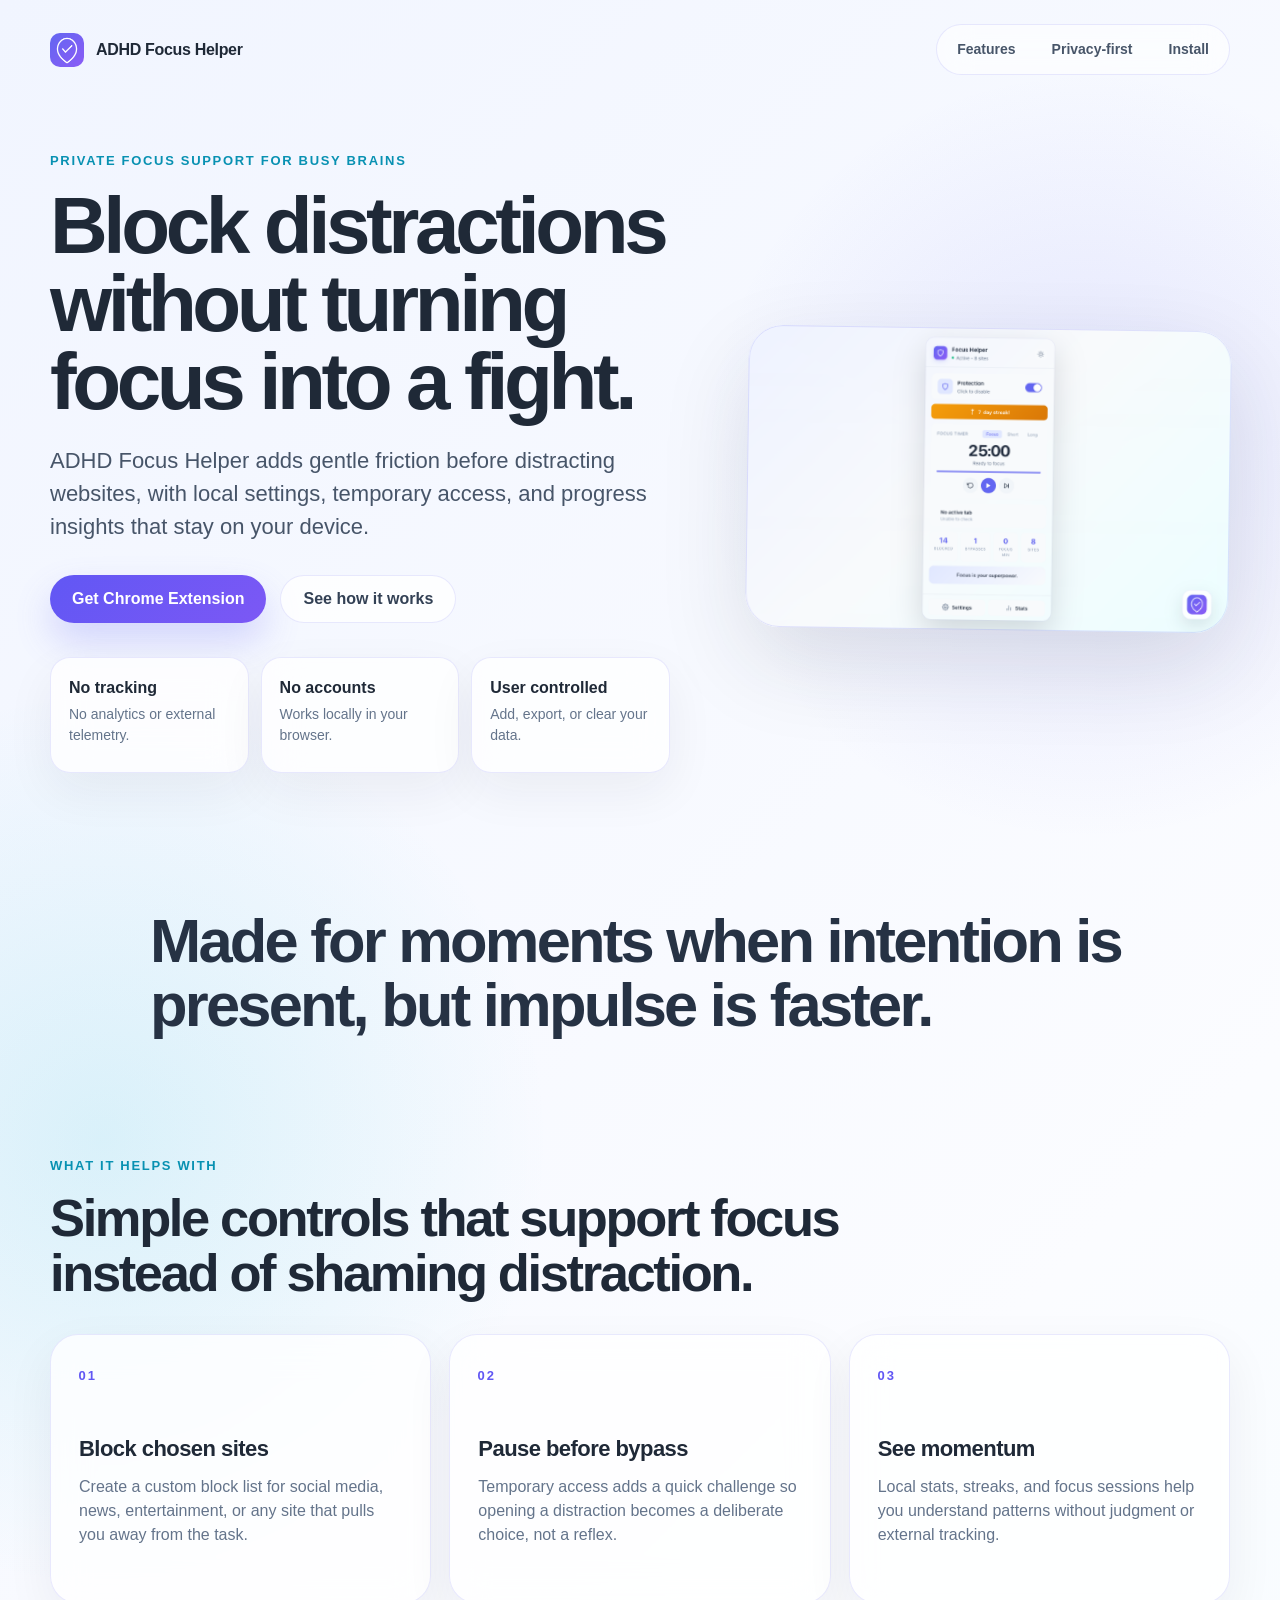
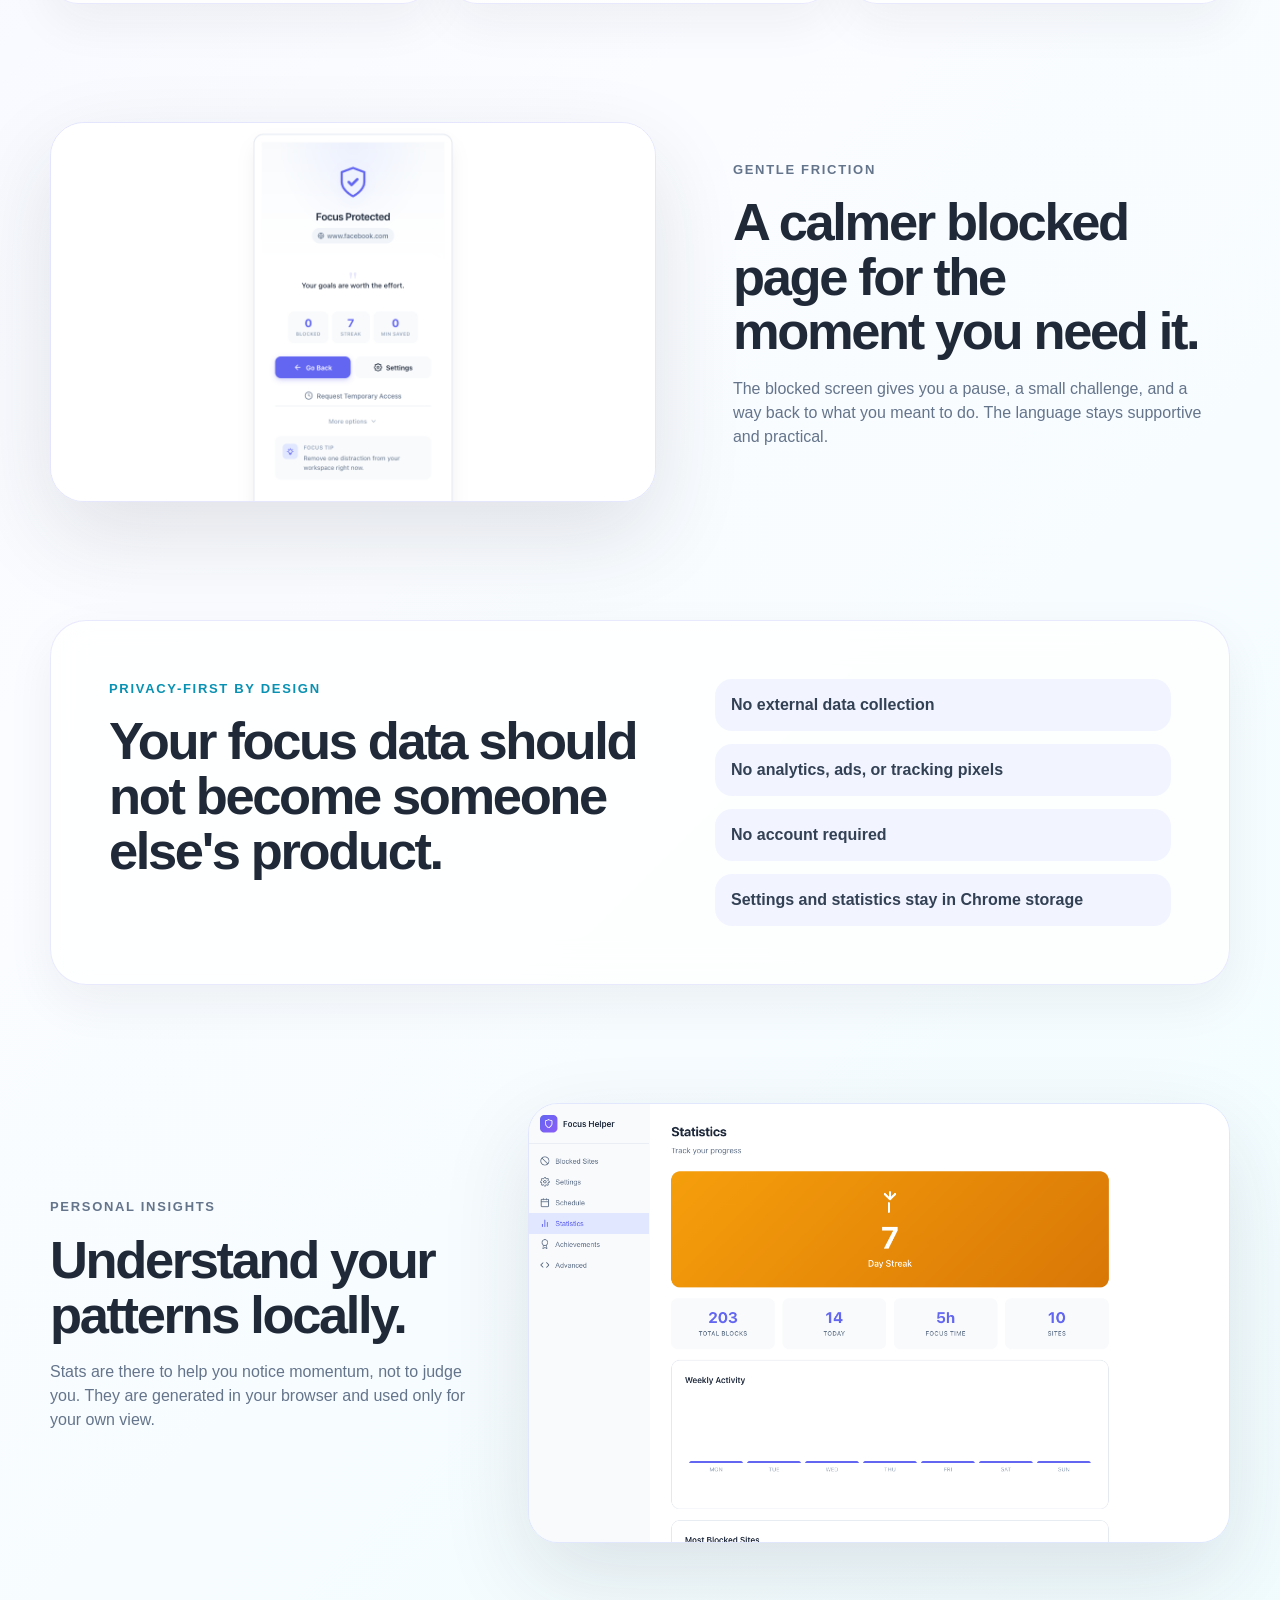
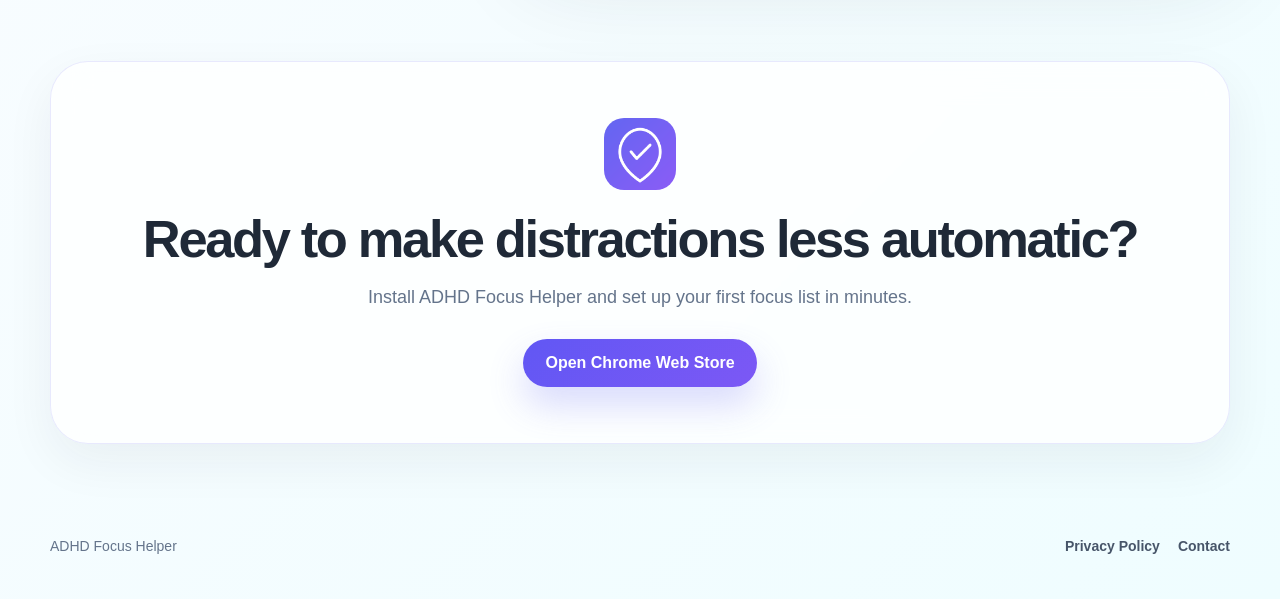
<file: index.html>
<!doctype html>
<html lang="en">
  <head>
    <meta charset="utf-8">
    <meta name="viewport" content="width=device-width, initial-scale=1">
    <title>ADHD Focus Helper</title>
    <meta name="description" content="A privacy-first website blocker designed to help ADHD brains stay focused without shame or tracking.">
    <meta property="og:title" content="ADHD Focus Helper">
    <meta property="og:description" content="Block distractions. Stay in flow. No accounts, no tracking, no external data collection.">
    <meta property="og:image" content="assets/promotional/marquee.png">
    <meta property="og:type" content="website">
    <link rel="icon" href="assets/icons/icon128.png">
    <link rel="stylesheet" href="styles.css">
  <!-- Google tag (gtag.js) -->
  <script async src="https://www.googletagmanager.com/gtag/js?id=G-VWT4EEPP91"></script>
  <script>
    window.dataLayer = window.dataLayer || [];
    function gtag(){dataLayer.push(arguments);}
    gtag('js', new Date());
    gtag('config', 'G-VWT4EEPP91');
  </script>
  </head>
  <body>
    <header class="site-header">
      <a class="brand" href="./" aria-label="ADHD Focus Helper home">
        <img src="assets/icons/icon128.png" alt="">
        <span>ADHD Focus Helper</span>
      </a>
      <nav class="nav" aria-label="Primary navigation">
        <a href="#features">Features</a>
        <a href="#privacy">Privacy-first</a>
        <a href="#install">Install</a>
      </nav>
    </header>

    <main>
      <section class="hero">
        <div class="hero-copy">
          <p class="eyebrow">Private focus support for busy brains</p>
          <h1>Block distractions without turning focus into a fight.</h1>
          <p class="lede">ADHD Focus Helper adds gentle friction before distracting websites, with local settings, temporary access, and progress insights that stay on your device.</p>
          <div class="hero-actions">
            <a class="button primary" href="https://chromewebstore.google.com/detail/gcplmfeicdibcghjeppjeiocdaafmepn" target="_blank" rel="noopener">Get Chrome Extension</a>
            <a class="button secondary" href="#features">See how it works</a>
          </div>
          <dl class="trust-strip">
            <div>
              <dt>No tracking</dt>
              <dd>No analytics or external telemetry.</dd>
            </div>
            <div>
              <dt>No accounts</dt>
              <dd>Works locally in your browser.</dd>
            </div>
            <div>
              <dt>User controlled</dt>
              <dd>Add, export, or clear your data.</dd>
            </div>
          </dl>
        </div>
        <div class="hero-visual" aria-label="ADHD Focus Helper popup preview">
          <img src="assets/screenshots/popup-light.png" alt="ADHD Focus Helper popup showing protection status, focus timer, and stats">
        </div>
      </section>

      <section class="statement">
        <p>Made for moments when intention is present, but impulse is faster.</p>
      </section>

      <section class="feature-band" id="features">
        <div class="section-heading">
          <p class="eyebrow">What it helps with</p>
          <h2>Simple controls that support focus instead of shaming distraction.</h2>
        </div>
        <div class="feature-grid">
          <article>
            <span class="feature-index">01</span>
            <h3>Block chosen sites</h3>
            <p>Create a custom block list for social media, news, entertainment, or any site that pulls you away from the task.</p>
          </article>
          <article>
            <span class="feature-index">02</span>
            <h3>Pause before bypass</h3>
            <p>Temporary access adds a quick challenge so opening a distraction becomes a deliberate choice, not a reflex.</p>
          </article>
          <article>
            <span class="feature-index">03</span>
            <h3>See momentum</h3>
            <p>Local stats, streaks, and focus sessions help you understand patterns without judgment or external tracking.</p>
          </article>
        </div>
      </section>

      <section class="showcase">
        <div class="screen-card">
          <img src="assets/screenshots/blocked-light.png" alt="Blocked page with a focus message and temporary access option">
        </div>
        <div class="showcase-copy">
          <p class="eyebrow">Gentle friction</p>
          <h2>A calmer blocked page for the moment you need it.</h2>
          <p>The blocked screen gives you a pause, a small challenge, and a way back to what you meant to do. The language stays supportive and practical.</p>
        </div>
      </section>

      <section class="privacy-panel" id="privacy">
        <div>
          <p class="eyebrow">Privacy-first by design</p>
          <h2>Your focus data should not become someone else's product.</h2>
        </div>
        <ul class="privacy-list">
          <li>No external data collection</li>
          <li>No analytics, ads, or tracking pixels</li>
          <li>No account required</li>
          <li>Settings and statistics stay in Chrome storage</li>
        </ul>
      </section>

      <section class="stats-preview">
        <div class="stats-copy">
          <p class="eyebrow">Personal insights</p>
          <h2>Understand your patterns locally.</h2>
          <p>Stats are there to help you notice momentum, not to judge you. They are generated in your browser and used only for your own view.</p>
        </div>
        <img src="assets/screenshots/stats-light.png" alt="Options page showing focus statistics and blocked site activity">
      </section>

      <section class="final-cta" id="install">
        <img src="assets/icons/icon128.png" alt="">
        <h2>Ready to make distractions less automatic?</h2>
        <p>Install ADHD Focus Helper and set up your first focus list in minutes.</p>
        <a class="button primary" href="https://chromewebstore.google.com/detail/gcplmfeicdibcghjeppjeiocdaafmepn" target="_blank" rel="noopener">Open Chrome Web Store</a>
      </section>
    </main>

    <footer class="footer">
      <span>ADHD Focus Helper</span>
      <div>
        <a href="privacy.html">Privacy Policy</a>
        <a href="mailto:focus-helper.oluyb@passinbox.com">Contact</a>
      </div>
    </footer>
  </body>
</html>
</file>
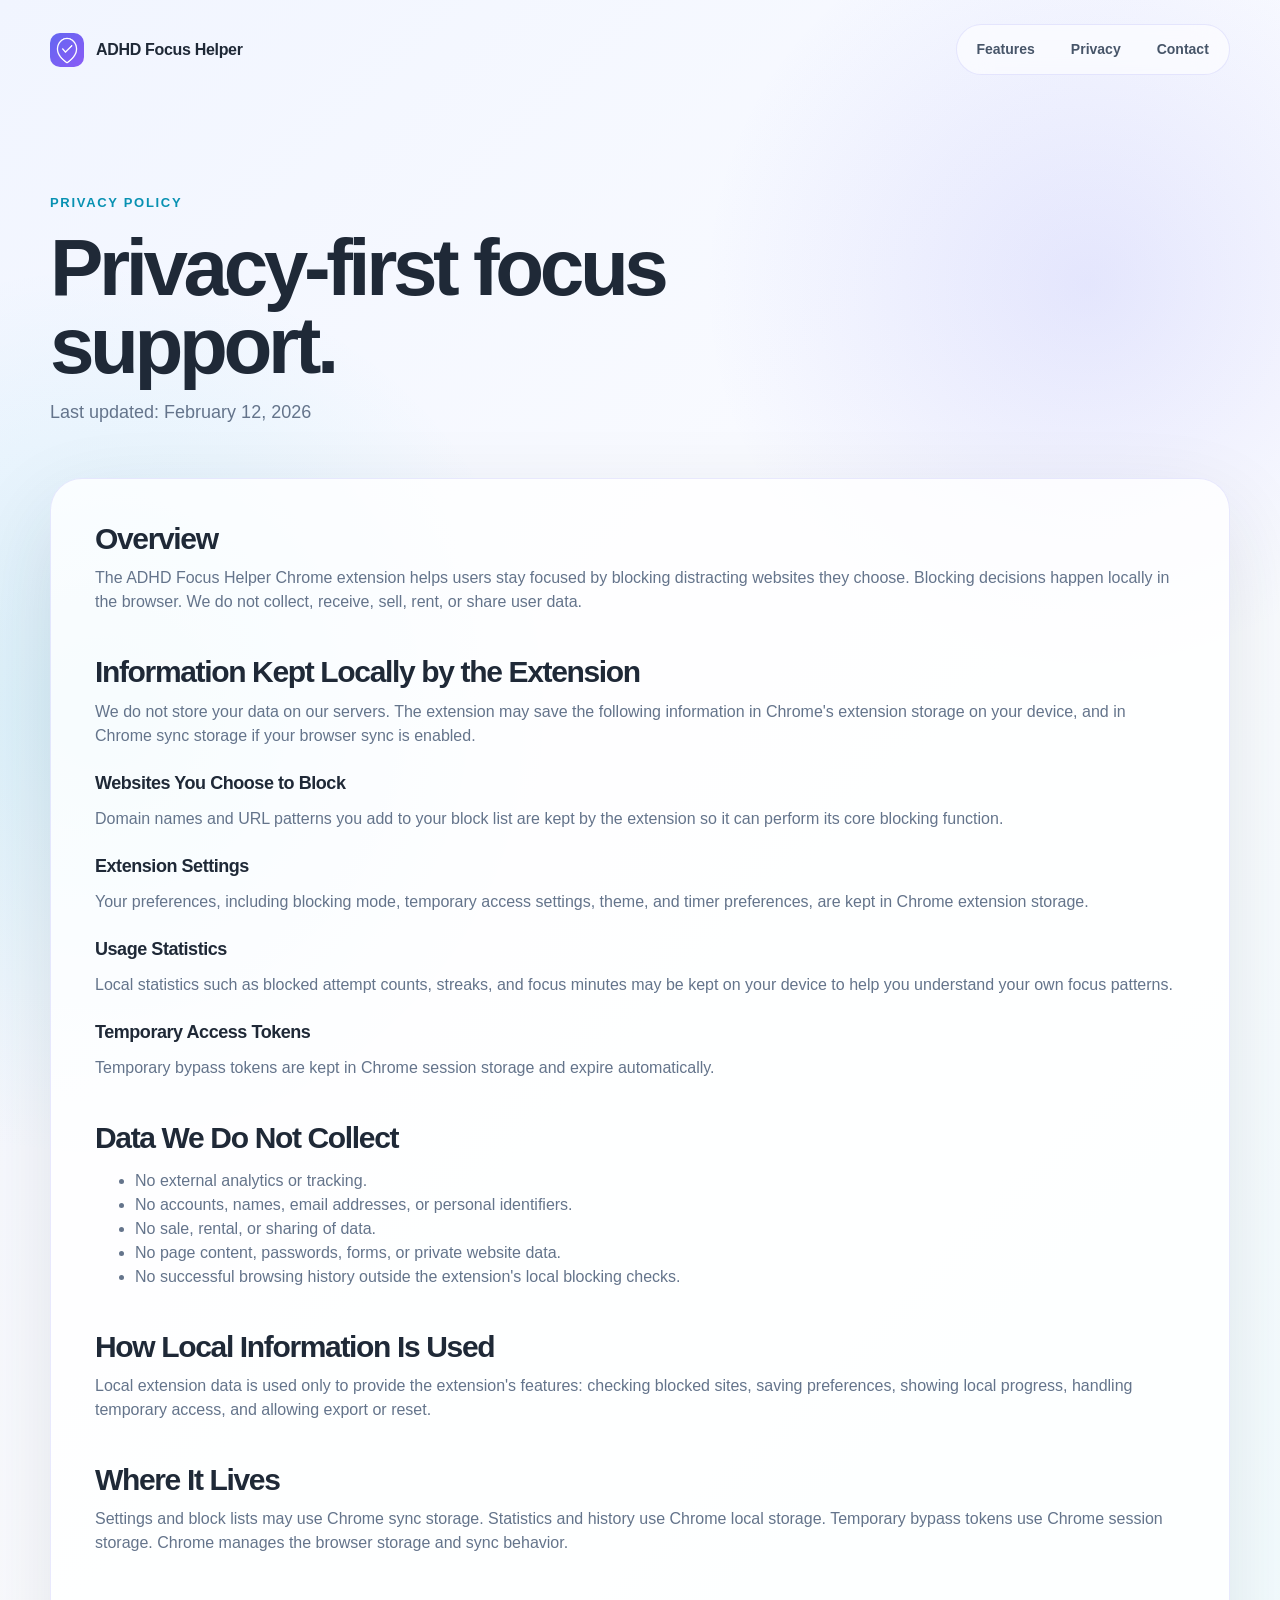
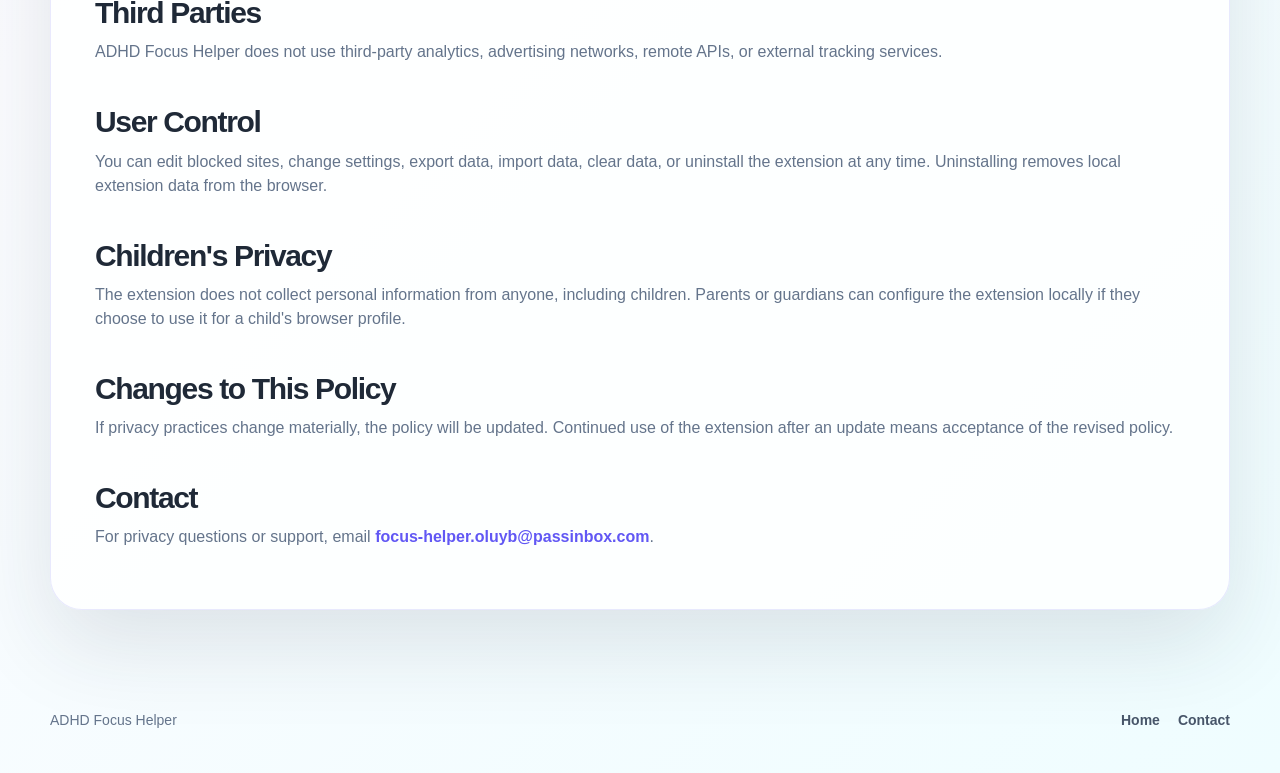
<file: privacy.html>
<!doctype html>
<html lang="en">
  <head>
    <meta charset="utf-8">
    <meta name="viewport" content="width=device-width, initial-scale=1">
    <title>Privacy Policy - ADHD Focus Helper</title>
    <meta name="description" content="Privacy policy for ADHD Focus Helper. No external data collection, no tracking, no accounts, no third-party services.">
    <link rel="icon" href="assets/icons/icon128.png">
    <link rel="stylesheet" href="styles.css">
  <!-- Google tag (gtag.js) -->
  <script async src="https://www.googletagmanager.com/gtag/js?id=G-VWT4EEPP91"></script>
  <script>
    window.dataLayer = window.dataLayer || [];
    function gtag(){dataLayer.push(arguments);}
    gtag('js', new Date());
    gtag('config', 'G-VWT4EEPP91');
  </script>
  </head>
  <body>
    <header class="site-header">
      <a class="brand" href="./" aria-label="ADHD Focus Helper home">
        <img src="assets/icons/icon128.png" alt="">
        <span>ADHD Focus Helper</span>
      </a>
      <nav class="nav" aria-label="Primary navigation">
        <a href="./#features">Features</a>
        <a href="./#privacy">Privacy</a>
        <a href="mailto:focus-helper.oluyb@passinbox.com">Contact</a>
      </nav>
    </header>

    <main class="policy">
      <section class="policy-hero">
        <p class="eyebrow">Privacy Policy</p>
        <h1>Privacy-first focus support.</h1>
        <p>Last updated: February 12, 2026</p>
      </section>

      <section class="policy-grid">
        <article class="policy-copy">
          <h2>Overview</h2>
          <p>The ADHD Focus Helper Chrome extension helps users stay focused by blocking distracting websites they choose. Blocking decisions happen locally in the browser. We do not collect, receive, sell, rent, or share user data.</p>

          <h2>Information Kept Locally by the Extension</h2>
          <p>We do not store your data on our servers. The extension may save the following information in Chrome's extension storage on your device, and in Chrome sync storage if your browser sync is enabled.</p>

          <h3>Websites You Choose to Block</h3>
          <p>Domain names and URL patterns you add to your block list are kept by the extension so it can perform its core blocking function.</p>

          <h3>Extension Settings</h3>
          <p>Your preferences, including blocking mode, temporary access settings, theme, and timer preferences, are kept in Chrome extension storage.</p>

          <h3>Usage Statistics</h3>
          <p>Local statistics such as blocked attempt counts, streaks, and focus minutes may be kept on your device to help you understand your own focus patterns.</p>

          <h3>Temporary Access Tokens</h3>
          <p>Temporary bypass tokens are kept in Chrome session storage and expire automatically.</p>

          <h2>Data We Do Not Collect</h2>
          <ul>
            <li>No external analytics or tracking.</li>
            <li>No accounts, names, email addresses, or personal identifiers.</li>
            <li>No sale, rental, or sharing of data.</li>
            <li>No page content, passwords, forms, or private website data.</li>
            <li>No successful browsing history outside the extension's local blocking checks.</li>
          </ul>

          <h2>How Local Information Is Used</h2>
          <p>Local extension data is used only to provide the extension's features: checking blocked sites, saving preferences, showing local progress, handling temporary access, and allowing export or reset.</p>

          <h2>Where It Lives</h2>
          <p>Settings and block lists may use Chrome sync storage. Statistics and history use Chrome local storage. Temporary bypass tokens use Chrome session storage. Chrome manages the browser storage and sync behavior.</p>

          <h2>Third Parties</h2>
          <p>ADHD Focus Helper does not use third-party analytics, advertising networks, remote APIs, or external tracking services.</p>

          <h2>User Control</h2>
          <p>You can edit blocked sites, change settings, export data, import data, clear data, or uninstall the extension at any time. Uninstalling removes local extension data from the browser.</p>

          <h2>Children's Privacy</h2>
          <p>The extension does not collect personal information from anyone, including children. Parents or guardians can configure the extension locally if they choose to use it for a child's browser profile.</p>

          <h2>Changes to This Policy</h2>
          <p>If privacy practices change materially, the policy will be updated. Continued use of the extension after an update means acceptance of the revised policy.</p>

          <h2>Contact</h2>
          <p>For privacy questions or support, email <a href="mailto:focus-helper.oluyb@passinbox.com">focus-helper.oluyb@passinbox.com</a>.</p>
        </article>
      </section>
    </main>

    <footer class="footer">
      <span>ADHD Focus Helper</span>
      <div>
        <a href="./">Home</a>
        <a href="mailto:focus-helper.oluyb@passinbox.com">Contact</a>
      </div>
    </footer>
  </body>
</html>
</file>
<file: styles.css>
:root {
  color-scheme: light;
  --ink: #1f2937;
  --muted: #64748b;
  --faint: #eef2ff;
  --line: rgba(99, 102, 241, 0.14);
  --paper: #fbfcff;
  --panel: rgba(255, 255, 255, 0.78);
  --indigo: #6157f4;
  --violet: #7c58f5;
  --cyan: #0891b2;
  --orange: #d97706;
  --shadow: 0 34px 90px rgba(30, 41, 59, 0.12);
  --radius: 28px;
}

* {
  box-sizing: border-box;
}

html {
  scroll-behavior: smooth;
}

body {
  margin: 0;
  min-height: 100vh;
  background:
    radial-gradient(circle at 8% 30%, rgba(6, 182, 212, 0.12), transparent 28rem),
    radial-gradient(circle at 85% 12%, rgba(99, 102, 241, 0.14), transparent 24rem),
    linear-gradient(135deg, #f1f5ff 0%, #fbfcff 46%, #effdff 100%);
  color: var(--ink);
  font-family: -apple-system, BlinkMacSystemFont, "Segoe UI", Roboto, Helvetica, Arial, sans-serif;
  line-height: 1.5;
}

a {
  color: inherit;
  text-decoration: none;
}

img {
  display: block;
  max-width: 100%;
}

.site-header {
  width: min(1180px, calc(100% - 40px));
  margin: 24px auto 0;
  display: flex;
  align-items: center;
  justify-content: space-between;
  gap: 24px;
}

.brand {
  display: inline-flex;
  align-items: center;
  gap: 12px;
  font-weight: 700;
  letter-spacing: -0.02em;
}

.brand img {
  width: 34px;
  height: 34px;
  border-radius: 10px;
}

.nav {
  display: flex;
  align-items: center;
  gap: 8px;
  padding: 6px;
  border: 1px solid var(--line);
  border-radius: 999px;
  background: rgba(255, 255, 255, 0.58);
  backdrop-filter: blur(16px);
}

.nav a {
  padding: 8px 14px;
  border-radius: 999px;
  color: #475569;
  font-size: 14px;
  font-weight: 600;
}

.nav a:hover {
  background: #eef2ff;
  color: var(--indigo);
}

.hero {
  width: min(1180px, calc(100% - 40px));
  margin: 76px auto 0;
  display: grid;
  grid-template-columns: minmax(0, 1fr) minmax(360px, 0.78fr);
  align-items: center;
  gap: clamp(42px, 6vw, 92px);
}

.hero-copy {
  padding-bottom: 18px;
}

.eyebrow {
  margin: 0 0 16px;
  color: var(--cyan);
  font-size: 13px;
  font-weight: 800;
  letter-spacing: 0.13em;
  text-transform: uppercase;
}

h1,
h2,
h3,
p {
  margin-top: 0;
}

h1 {
  max-width: 790px;
  margin-bottom: 22px;
  font-size: clamp(46px, 6.4vw, 80px);
  line-height: 0.98;
  letter-spacing: -0.055em;
}

h2 {
  margin-bottom: 18px;
  font-size: clamp(34px, 4.1vw, 54px);
  line-height: 1.04;
  letter-spacing: -0.045em;
}

h3 {
  margin-bottom: 10px;
  font-size: 22px;
  letter-spacing: -0.025em;
}

.lede {
  max-width: 640px;
  color: #475569;
  font-size: clamp(18px, 2vw, 22px);
}

.hero-actions {
  display: flex;
  flex-wrap: wrap;
  gap: 14px;
  margin: 32px 0 34px;
}

.button {
  display: inline-flex;
  align-items: center;
  justify-content: center;
  gap: 10px;
  min-height: 48px;
  padding: 0 22px;
  border-radius: 999px;
  font-weight: 800;
  transition: transform 160ms ease, box-shadow 160ms ease, background 160ms ease;
}

.button:hover {
  transform: translateY(-2px);
}

.button.primary {
  background: linear-gradient(135deg, var(--indigo), var(--violet));
  color: #ffffff;
  box-shadow: 0 18px 36px rgba(99, 102, 241, 0.24);
}

.button.secondary {
  background: rgba(255, 255, 255, 0.76);
  border: 1px solid var(--line);
  color: #334155;
}

.trust-strip {
  display: grid;
  grid-template-columns: repeat(3, minmax(0, 1fr));
  gap: 12px;
  max-width: 720px;
  margin: 0;
}

.trust-strip div,
.feature-grid article,
.privacy-panel,
.final-cta {
  border: 1px solid var(--line);
  background: var(--panel);
  box-shadow: 0 18px 50px rgba(30, 41, 59, 0.06);
  backdrop-filter: blur(18px);
}

.trust-strip div {
  min-height: 116px;
  padding: 18px 18px 17px;
  border-radius: 20px;
}

.trust-strip dt {
  margin-bottom: 4px;
  font-weight: 850;
}

.trust-strip dd {
  margin: 0;
  color: var(--muted);
  font-size: 14px;
}

.hero-visual {
  position: relative;
  border-radius: 34px;
  overflow: hidden;
  box-shadow: var(--shadow);
  transform: translateY(8px) rotate(0.8deg);
}

.hero-visual::after {
  content: "";
  position: absolute;
  inset: 0;
  border: 1px solid rgba(99, 102, 241, 0.18);
  border-radius: inherit;
  pointer-events: none;
}

.statement {
  width: min(980px, calc(100% - 40px));
  margin: 118px auto 0;
}

.statement p {
  margin: 0;
  color: #263244;
  font-size: clamp(31px, 4.8vw, 64px);
  font-weight: 780;
  line-height: 1.05;
  letter-spacing: -0.045em;
}

.feature-band,
.showcase,
.privacy-panel,
.stats-preview,
.final-cta,
.policy-grid,
.policy-hero {
  width: min(1180px, calc(100% - 40px));
  margin-left: auto;
  margin-right: auto;
}

.feature-band {
  margin-top: 118px;
}

.section-heading {
  max-width: 790px;
  margin-bottom: 34px;
}

.feature-grid {
  display: grid;
  grid-template-columns: repeat(3, minmax(0, 1fr));
  gap: 18px;
}

.feature-grid article {
  min-height: 270px;
  padding: 28px;
  border-radius: var(--radius);
}

.feature-index {
  display: inline-block;
  margin-bottom: 46px;
  color: var(--indigo);
  font-size: 13px;
  font-weight: 900;
  letter-spacing: 0.16em;
}

.feature-grid p,
.showcase-copy p,
.stats-copy p,
.policy-copy p,
.policy-copy li,
.privacy-list {
  color: var(--muted);
}

.showcase {
  margin-top: 118px;
  display: grid;
  grid-template-columns: minmax(0, 1fr) minmax(320px, 0.82fr);
  align-items: center;
  gap: clamp(32px, 6vw, 80px);
}

.screen-card {
  border-radius: 34px;
  overflow: hidden;
  box-shadow: var(--shadow);
  border: 1px solid var(--line);
}

.showcase-copy {
  max-width: 470px;
}

.privacy-panel {
  margin-top: 118px;
  display: grid;
  grid-template-columns: minmax(0, 0.9fr) minmax(340px, 0.72fr);
  gap: 36px;
  padding: clamp(28px, 5vw, 58px);
  border-radius: 36px;
}

.privacy-list {
  display: grid;
  gap: 13px;
  margin: 0;
  padding: 0;
  list-style: none;
}

.privacy-list li {
  padding: 14px 16px;
  border-radius: 17px;
  background: rgba(238, 242, 255, 0.72);
  color: #334155;
  font-weight: 720;
}

.stats-preview {
  margin-top: 118px;
  display: grid;
  grid-template-columns: minmax(300px, 0.62fr) minmax(0, 1fr);
  gap: 42px;
  align-items: center;
}

.stats-preview img {
  border-radius: 30px;
  box-shadow: var(--shadow);
  border: 1px solid var(--line);
}

.stats-copy {
  max-width: 430px;
}

.final-cta {
  margin-top: 118px;
  margin-bottom: 64px;
  padding: 56px 24px;
  border-radius: 38px;
  text-align: center;
}

.final-cta img {
  width: 72px;
  height: 72px;
  margin: 0 auto 22px;
  border-radius: 20px;
}

.final-cta p {
  max-width: 560px;
  margin: 0 auto 28px;
  color: var(--muted);
  font-size: 18px;
}

.footer {
  width: min(1180px, calc(100% - 40px));
  margin: 0 auto;
  padding: 28px 0 42px;
  display: flex;
  justify-content: space-between;
  gap: 20px;
  color: var(--muted);
  font-size: 14px;
}

.footer div {
  display: flex;
  gap: 18px;
}

.footer a {
  font-weight: 720;
  color: #475569;
}

.policy {
  padding-top: 64px;
}

.policy-hero {
  margin-top: 54px;
}

.policy-hero h1 {
  max-width: 760px;
  margin-bottom: 14px;
}

.policy-hero p:last-child {
  color: var(--muted);
  font-size: 18px;
}

.policy-grid {
  margin-top: 52px;
  margin-bottom: 72px;
  display: block;
}

.policy-grid aside {
  position: sticky;
  top: 28px;
  padding: 24px;
  border: 1px solid var(--line);
  border-radius: 26px;
  background: rgba(255, 255, 255, 0.74);
  color: #475569;
  box-shadow: 0 18px 50px rgba(30, 41, 59, 0.06);
}

.policy-copy {
  padding: 44px;
  border: 1px solid var(--line);
  border-radius: 32px;
  background: rgba(255, 255, 255, 0.78);
  box-shadow: var(--shadow);
}

.policy-copy h2 {
  margin-top: 42px;
  margin-bottom: 12px;
  font-size: 30px;
}

.policy-copy h2:first-child {
  margin-top: 0;
}

.policy-copy h3 {
  margin-top: 22px;
  font-size: 18px;
}

.policy-copy a {
  color: var(--indigo);
  font-weight: 760;
}

@media (max-width: 900px) {
  .site-header,
  .footer {
    align-items: flex-start;
    flex-direction: column;
  }

  .nav {
    width: 100%;
    justify-content: space-between;
  }

  .hero,
  .showcase,
  .privacy-panel,
  .stats-preview,
  .policy-grid {
    grid-template-columns: 1fr;
  }

  .trust-strip,
  .feature-grid {
    grid-template-columns: 1fr;
  }

  .hero {
    margin-top: 48px;
  }

  .hero-visual {
    transform: none;
  }

  .policy-grid aside {
    position: static;
  }
}

@media (max-width: 560px) {
  .nav {
    overflow-x: auto;
    justify-content: flex-start;
  }

  h1 {
    font-size: 46px;
  }

  .hero-actions {
    flex-direction: column;
  }

  .button {
    width: 100%;
  }

  .policy-copy {
    padding: 26px;
  }
}
</file>
